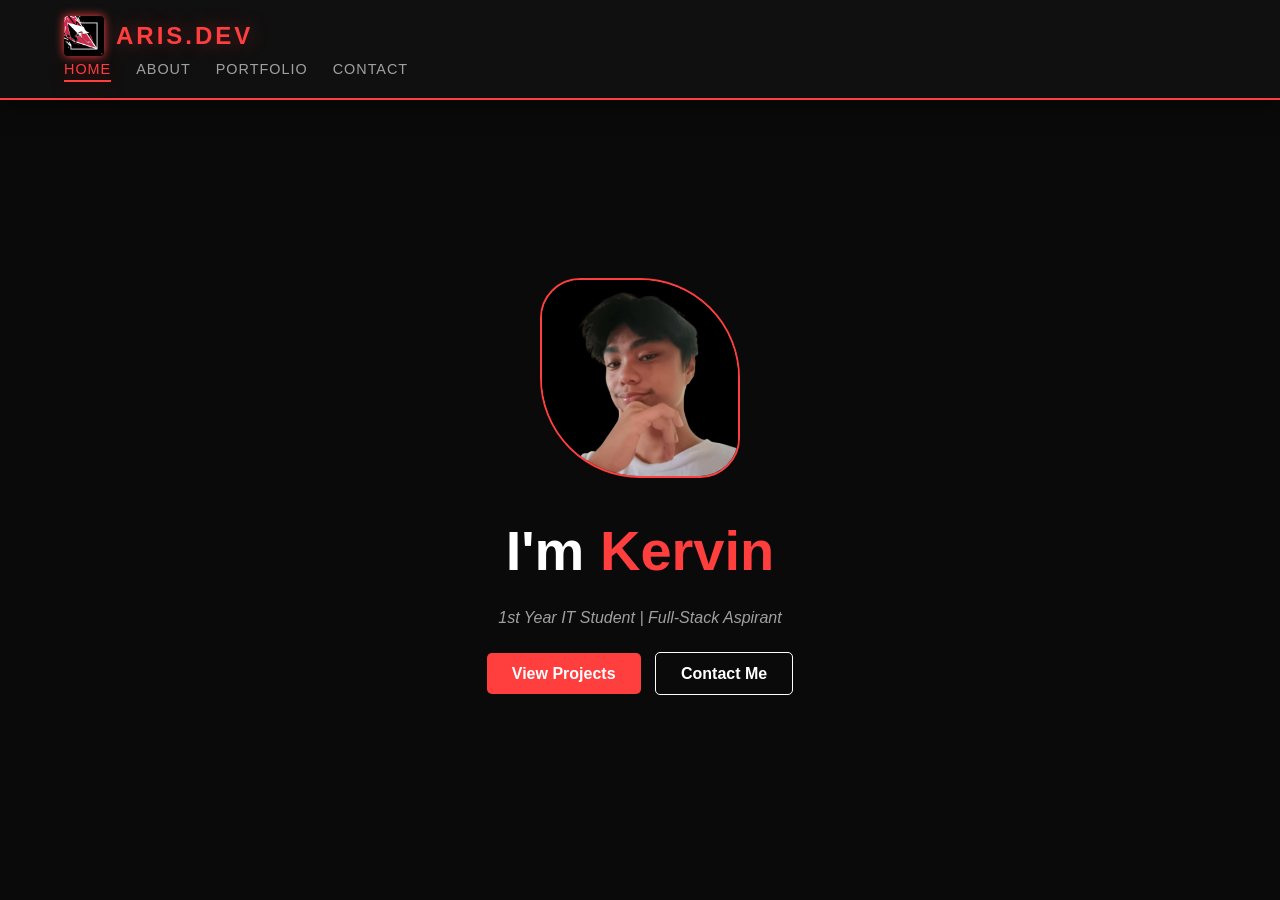
<file: index.html>
<!DOCTYPE html>
<html lang="en">
<head>
    <meta charset="UTF-8">
    <meta name="viewport" content="width=device-width, initial-scale=1.0">
    <title>Home | Aris Dev</title>
    <link rel="stylesheet" href="style.css">
    <link rel="icon" type="image/jpg" href="icon.png">
    <meta name="viewport" content="width=device-width, initial-scale=1.0">
</head>
<body>
    <header>
        <nav class="navbar">
            <div class="logo">
        <img src="icon.png" alt="Icon" class="nav-icon"> 
        ARIS.DEV
    </div>
            <ul class="nav-links">
                <li><a href="index.html" class="active">Home</a></li>
                <li><a href="about.html">About</a></li>
                <li><a href="portfolio.html">Portfolio</a></li>
                <li><a href="contact.html">Contact</a></li>
            </ul>
        </nav>
    </header>

    <main class="container" style="display: flex; justify-content: center; align-items: center; text-align: center;">
        <div class="hero-section">
            <img src="k.png" alt="Aris" class="profile-img-pro">
            <h1 style="font-size: 3.5rem; margin-bottom: 10px;">I'm <span style="color: var(--accent-red);">Kervin</span></h1>
            <p style="color: var(--text-dim); font-style: italic;">1st Year IT Student | Full-Stack Aspirant</p>
            
            <div style="margin-top: 30px;">
                <a href="portfolio.html" style="padding: 12px 25px; background: var(--accent-red); color: white; text-decoration: none; border-radius: 5px; font-weight: bold; margin-right: 10px;">View Projects</a>
                <a href="contact.html" style="padding: 12px 25px; border: 1px solid white; color: white; text-decoration: none; border-radius: 5px; font-weight: bold;">Contact Me</a>
            </div>
        </div>
    </main>
</body>
</html>
</file>
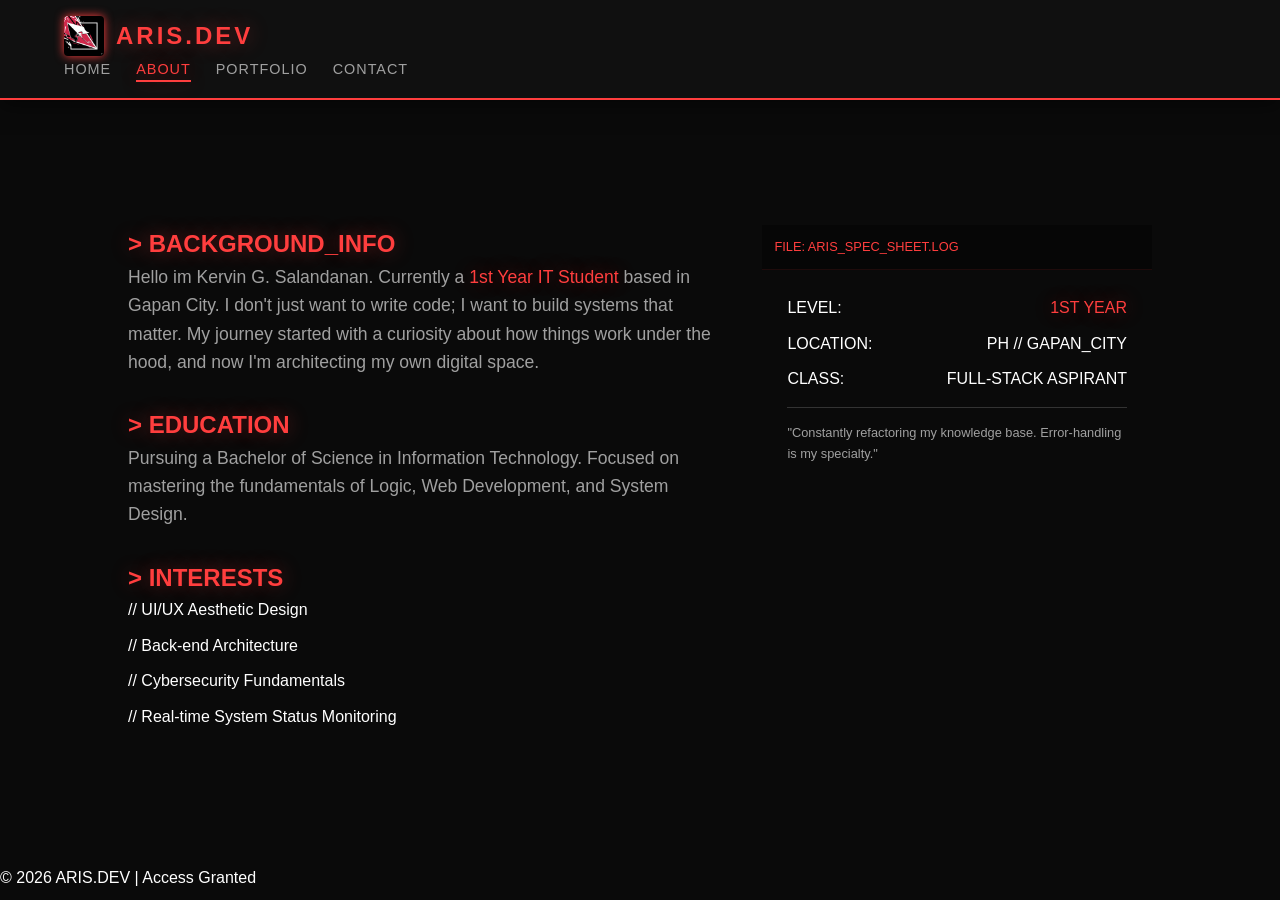
<file: about.html>
<!DOCTYPE html>
<html lang="en">
<head>
    <meta charset="UTF-8">
    <title>About // ARIS.DEV</title>
    <link rel="stylesheet" href="style.css">
    <meta name="viewport" content="width=device-width, initial-scale=1.0">
    <link rel="icon" type="image/jpg" href="icon.png">
</head>
<body>

    <header>
        <nav class="navbar">
            <div class="logo">
                <img src="icon.png" alt="Logo" class="nav-icon">
                ARIS.DEV
            </div>
            <ul class="nav-links">
                <li><a href="index.html">Home</a></li>
                <li><a href="about.html" class="active">About</a></li>
                <li><a href="portfolio.html">Portfolio</a></li>
                <li><a href="contact.html">Contact</a></li>
            </ul>
        </nav>
    </header>

    <main class="container">
        <div class="about-grid">
            
            <div class="about-text">
                <h2 class="highlight">> BACKGROUND_INFO</h2>
                <p>Hello im Kervin G. Salandanan. Currently a <span class="highlight">1st Year IT Student</span> based in Gapan City. I don't just want to write code; I want to build systems that matter. My journey started with a curiosity about how things work under the hood, and now I'm architecting my own digital space.</p>
                
                <h2 class="highlight" style="margin-top: 30px;">> EDUCATION</h2>
                <p>Pursuing a Bachelor of Science in Information Technology. Focused on mastering the fundamentals of Logic, Web Development, and System Design.</p>

                <h2 class="highlight" style="margin-top: 30px;">> INTERESTS</h2>
                <ul class="interests-list">
                    <li>// UI/UX Aesthetic Design</li>
                    <li>// Back-end Architecture</li>
                    <li>// Cybersecurity Fundamentals</li>
                    <li>// Real-time System Status Monitoring</li>
                </ul>
            </div>

            <div class="about-stats">
                <div class="terminal-card">
                    <div class="card-header"><span>FILE: ARIS_SPEC_SHEET.LOG</span></div>
                    <div class="card-body">
                        <div class="stat-item">
                            <span>LEVEL:</span>
                            <span class="highlight">1ST YEAR</span>
                        </div>
                        <div class="stat-item">
                            <span>LOCATION:</span>
                            <span>PH // GAPAN_CITY</span>
                        </div>
                        <div class="stat-item">
                            <span>CLASS:</span>
                            <span>FULL-STACK ASPIRANT</span>
                        </div>
                        <hr style="border: 0; border-top: 1px solid #333; margin: 15px 0;">
                        <p style="font-size: 0.8rem; color: var(--text-dim);">"Constantly refactoring my knowledge base. Error-handling is my specialty."</p>
                    </div>
                </div>
            </div>

        </div>
    </main>

    <footer>
        <p>&copy; 2026 ARIS.DEV | Access Granted</p>
    </footer>

</body>
</html>
</file>
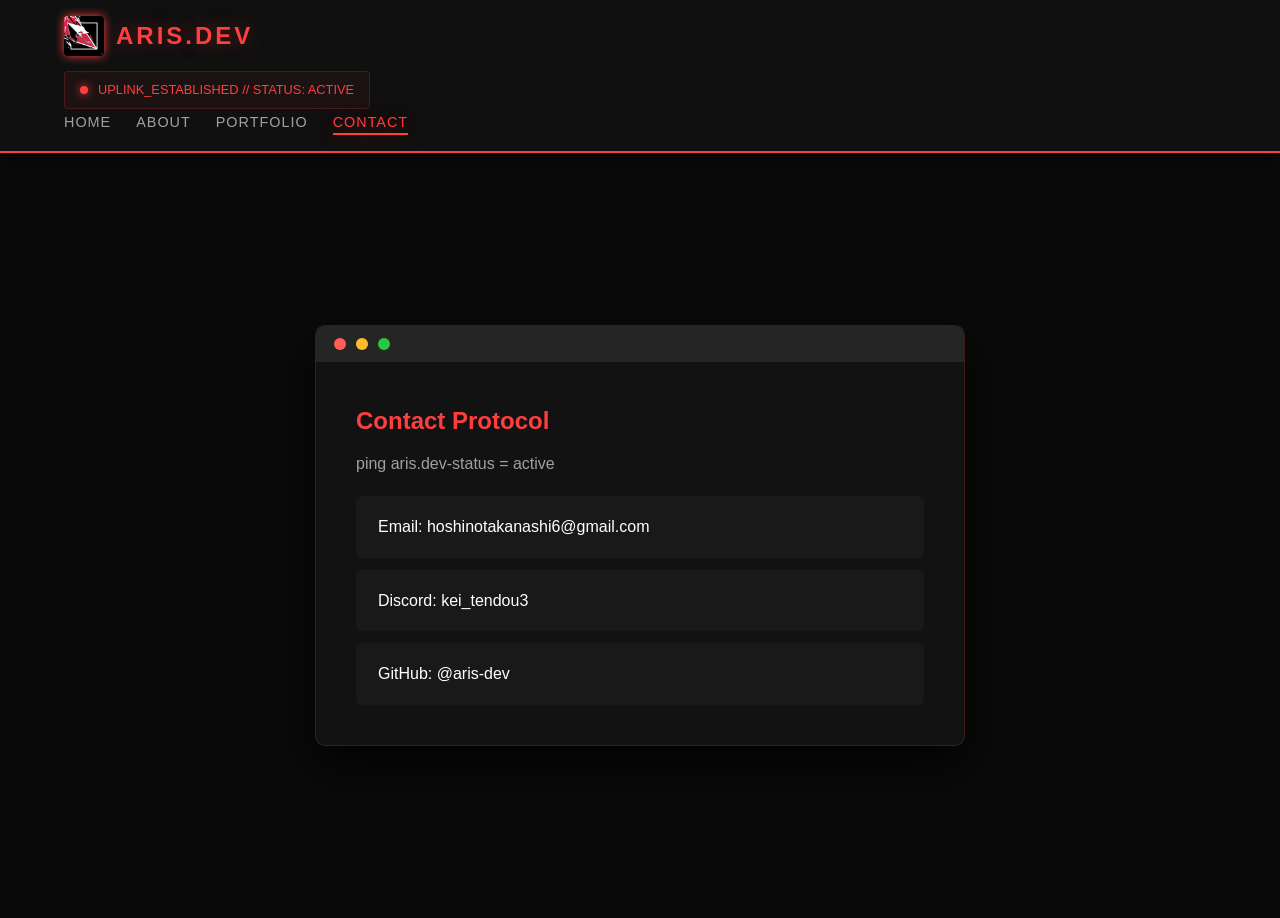
<file: contact.html>
<!DOCTYPE html>
<html lang="en">
<head>
    <link rel="stylesheet" href="style.css">
    <title>Contact | Aris</title>
    <link rel="icon" type="image/jpg" href="icon.png">
    <meta name="viewport" content="width=device-width, initial-scale=1.0">
</head>
<body>
    <header>
        <nav class="navbar">
        <div class="logo">
        <img src="icon.png" alt="Icon" class="nav-icon"> 
        ARIS.DEV
    </div>
    <div class="status-badge">
    <span class="pulse"></span> 
    <span class="status-text">UPLINK_ESTABLISHED // STATUS: ACTIVE</span>
</div>
            <ul class="nav-links">
                <li><a href="index.html">Home</a></li>
                <li><a href="about.html">About</a></li>
                <li><a href="portfolio.html">Portfolio</a></li>
                <li><a href="contact.html" class="active">Contact</a></li>
            </ul>
        </nav>
    </header>

    <main class="container">
        <div class="terminal">
            <div class="term-head">
                <div class="dot" style="background: #ff5f56;"></div>
                <div class="dot" style="background: #ffbd2e;"></div>
                <div class="dot" style="background: #27c93f;"></div>
            </div>
            <div class="term-body">
                <h2 style="color: var(--accent-red); margin-bottom: 10px;">Contact Protocol</h2>
                <p style="color: var(--text-dim); margin-bottom: 20px;">ping aris.dev-status = active</p>
                <a href="mailto:aris@example.com" class="contact-link">Email: hoshinotakanashi6@gmail.com</a>
                <a href="#" class="contact-link">Discord: kei_tendou3</a>
                <a href="#" class="contact-link">GitHub: @aris-dev</a>
            </div>
        </div>
    </main>
</body>
</html>
</file>
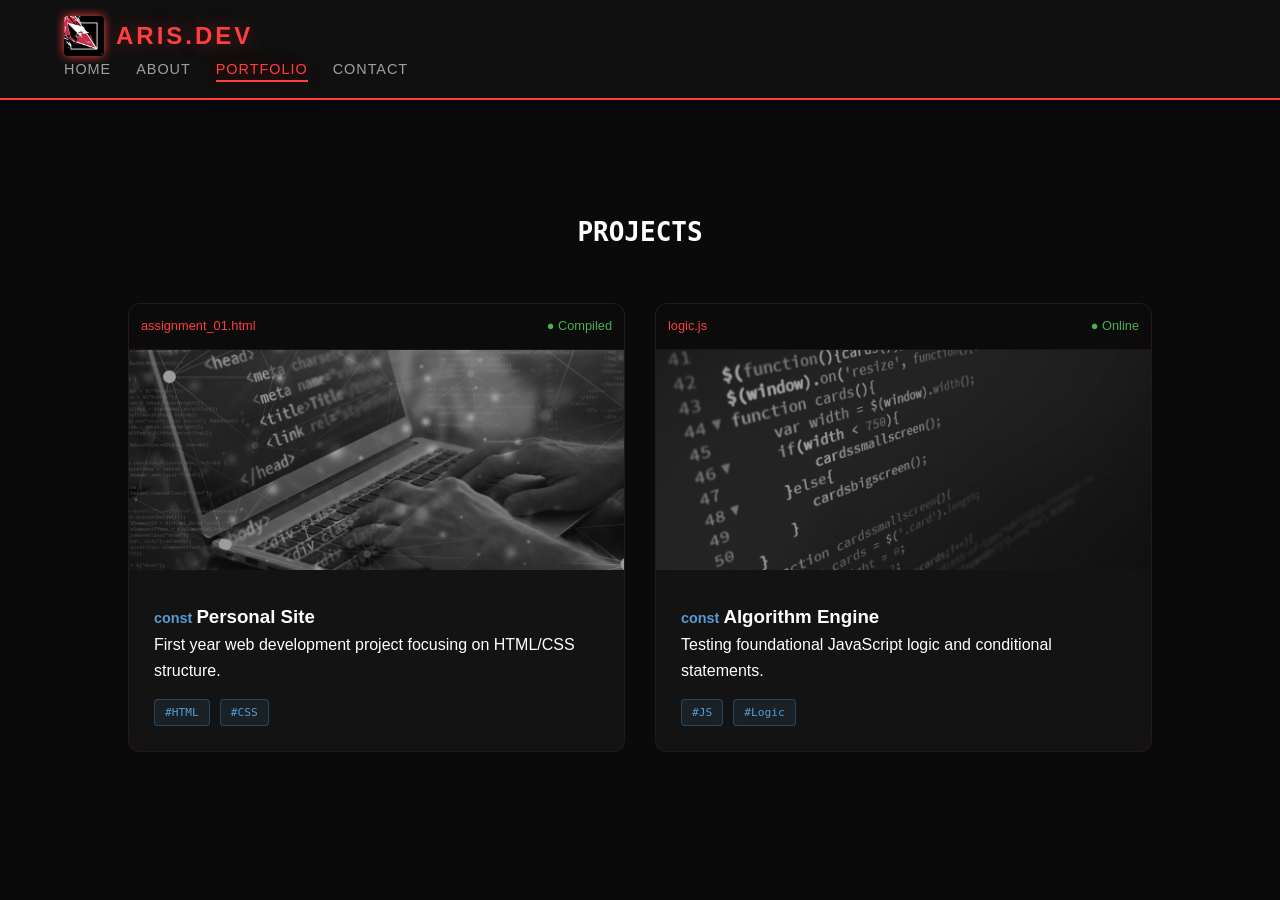
<file: portfolio.html>
<!DOCTYPE html>
<html lang="en">
<head>
    <link rel="stylesheet" href="style.css">
    <title>Portfolio | Aris</title>
    <link rel="icon" type="image/jpg" href="icon.png">
    <meta name="viewport" content="width=device-width, initial-scale=1.0">
</head>
<body>
    <header>
        <nav class="navbar">
         <div class="logo">
        <img src="icon.png" alt="Icon" class="nav-icon"> 
        ARIS.DEV
    </div>
            <ul class="nav-links">
                <li><a href="index.html">Home</a></li>
                <li><a href="about.html">About</a></li>
                <li><a href="portfolio.html" class="active">Portfolio</a></li>
                <li><a href="contact.html">Contact</a></li>
            </ul>
        </nav>
    </header>

    <main class="container">
        <h1 style="font-family: monospace;">PROJECTS</h1>
        <div class="project-grid">
            
            <div class="project-card">
                <div class="card-header">
                    <span>assignment_01.html</span>
                    <span style="color: #4caf50;">● Compiled</span>
                </div>
                <img src="type1.jpg" alt="Work">
                <div class="card-body">
                    <h3>Personal Site</h3>
                    <p>First year web development project focusing on HTML/CSS structure.</p>
                    <div class="tech-stack"><span>#HTML</span> <span>#CSS</span></div>
                </div>
            </div>

            <div class="project-card">
                <div class="card-header">
                    <span>logic.js</span>
                    <span style="color: #4caf50;">● Online</span>
                </div>
                <img src="mambo.jpg" alt="Work">
                <div class="card-body">
                    <h3>Algorithm Engine</h3>
                    <p>Testing foundational JavaScript logic and conditional statements.</p>
                    <div class="tech-stack"><span>#JS</span> <span>#Logic</span></div>
                </div>
            </div>

        </div>
    </main>
</body>
</html>
</file>
<file: style.css>
/* =========================================
   1. THE CORE ENGINE (Variables & Reset)
   ========================================= */
:root {
    --accent-red: #ff3e3e;
    --bg-dark: #0a0a0a;
    --card-bg: rgba(22, 22, 22, 0.8);
    --text-main: #ffffff;
    --text-dim: #a0a0a0;
    --glow: 0 0 20px rgba(255, 62, 62, 0.4);
    --transition: all 0.4s cubic-bezier(0.175, 0.885, 0.32, 1.275);
}

* {
    margin: 0;
    padding: 0;
    box-sizing: border-box;
    font-family: 'Segoe UI', Roboto, Helvetica, Arial, sans-serif;
}

body {
    background-color: var(--bg-dark);
    color: var(--text-main);
    line-height: 1.6;
    overflow-x: hidden;
}

/* =========================================
   2. NAVIGATION (Glow Mode)
   ========================================= */
header {
    background: rgba(17, 17, 17, 0.95);
    backdrop-filter: blur(10px);
    padding: 1rem 5%;
    border-bottom: 2px solid var(--accent-red);
    position: sticky;
    top: 0;
    z-index: 1000;
    box-shadow: 0 5px 20px rgba(0, 0, 0, 0.5);
}

.logo {
    display: flex;
    align-items: center;
    gap: 12px; /* This gives space between the image and the text */
    font-weight: bold;
    color: var(--accent-red);
    letter-spacing: 3px;
    text-shadow: var(--glow);
    font-size: 1.5rem;
}

.nav-icon {
    width: 40px; 
    height: 40px;
    object-fit: contain;
    border-radius: 4px; /* Optional: gives the logo slightly rounded corners */
    filter: drop-shadow(0 0 5px var(--accent-red));
}

.nav-links {
    display: flex;
    list-style: none;
    gap: 25px;
}

.nav-links a {
    text-decoration: none;
    color: var(--text-dim);
    font-size: 0.9rem;
    text-transform: uppercase;
    letter-spacing: 1px;
    transition: var(--transition);
    position: relative;
}

.nav-links a:hover, .nav-links a.active {
    color: var(--accent-red);
    text-shadow: var(--glow);
}

/* The animated underline */
.nav-links a::after {
    content: '';
    position: absolute;
    width: 0;
    height: 2px;
    bottom: -5px;
    left: 0;
    background: var(--accent-red);
    transition: var(--transition);
    box-shadow: var(--glow);
}

.nav-links a:hover::after, .nav-links a.active::after {
    width: 100%;
}

/* =========================================
   3. UNIVERSAL HERO LAYOUT (Centered Style)
   ========================================= */
.container {
    padding: 80px 10%;
    min-height: 85vh;
    display: flex;
    flex-direction: column;
    justify-content: center;
    align-items: center;
    text-align: center;
}

.highlight {
    color: var(--accent-red);
    text-shadow: var(--glow);
}

/* =========================================
   4. INDEX (Profile Image Styling)
   ========================================= */
.profile-img-pro {
    width: 200px;
    height: 200px;
    object-fit: cover;
    border-radius: 20% 50% 20% 50%;
    border: 2px solid var(--accent-red);
    transition: var(--transition);
    margin-bottom: 20px;
}

.profile-img-pro:hover {
    transform: scale(1.05) rotate(3deg);
    border-radius: 50%;
    box-shadow: 0 0 30px rgba(255, 62, 62, 0.6);
}

/* =========================================
   5. PORTFOLIO (Grid & Cards)
   ========================================= */
.project-grid {
    display: grid;
    grid-template-columns: repeat(auto-fit, minmax(320px, 1fr));
    gap: 30px;
    width: 100%;
    margin-top: 50px;
}

.project-card {
    background: var(--card-bg);
    backdrop-filter: blur(10px);
    border: 1px solid rgba(255, 62, 62, 0.1);
    border-radius: 12px;
    overflow: hidden;
    transition: var(--transition);
    text-align: left;
}

.project-card:hover {
    transform: translateY(-12px) scale(1.02);
    border-color: var(--accent-red);
    box-shadow: 0 15px 40px rgba(255, 62, 62, 0.2);
}

.card-header {
    background: rgba(0, 0, 0, 0.4);
    padding: 12px;
    font-family: 'Courier New', monospace;
    font-size: 0.8rem;
    color: var(--accent-red);
    display: flex;
    justify-content: space-between;
    border-bottom: 1px solid rgba(255, 62, 62, 0.1);
}

.project-card img {
    width: 100%;
    height: 220px;
    object-fit: cover;
    filter: grayscale(100%);
    opacity: 0.6;
    transition: 0.6s ease;
}

.project-card:hover img {
    filter: grayscale(0%);
    opacity: 1;
}

.card-body { padding: 25px; }
.card-body h3::before { content: "const "; color: #569cd6; font-size: 0.9rem; }

.tech-stack {
    margin-top: 15px;
    display: flex;
    gap: 10px;
}

.tech-stack span {
    font-family: monospace;
    font-size: 0.7rem;
    padding: 4px 10px;
    background: rgba(86, 156, 214, 0.1);
    color: #569cd6;
    border: 1px solid rgba(86, 156, 214, 0.3);
    border-radius: 4px;
}

/* =========================================
   6. CONTACT (Terminal Protocol)
   ========================================= */
.terminal {
    width: 100%;
    max-width: 650px;
    background: #121212;
    border-radius: 10px;
    border: 1px solid rgba(255, 62, 62, 0.2);
    overflow: hidden;
    box-shadow: 0 20px 50px rgba(0, 0, 0, 0.8);
}

.term-head {
    background: #252525;
    padding: 12px 18px;
    display: flex;
    align-items: center;
    gap: 10px;
}

.dot { width: 12px; height: 12px; border-radius: 50%; }
.red { background: #ff5f56; }
.yellow { background: #ffbd2e; }
.green { background: #27c93f; }

.term-body { padding: 40px; text-align: left; }

.contact-link {
    display: block;
    padding: 18px;
    background: rgba(255, 255, 255, 0.03);
    margin-top: 12px;
    color: var(--text-main);
    text-decoration: none;
    border-radius: 6px;
    border-left: 4px solid transparent;
    transition: var(--transition);
}

.contact-link:hover {
    background: rgba(255, 62, 62, 0.05);
    border-left: 4px solid var(--accent-red);
    padding-left: 28px;
    color: var(--accent-red);
    text-shadow: 0 0 10px rgba(255, 62, 62, 0.3);
}

/* =========================================
   7. UTILITY CLASSES
   ========================================= */
.btn-pro {
    padding: 12px 30px;
    text-decoration: none;
    border-radius: 6px;
    font-weight: bold;
    display: inline-block;
    transition: var(--transition);
}

.btn-primary {
    background: var(--accent-red);
    color: white;
    box-shadow: var(--glow);
}

.btn-primary:hover {
    transform: translateY(-3px);
    box-shadow: 0 0 30px rgba(255, 62, 62, 0.6);
}

.btn-secondary {
    border: 1px solid white;
    color: white;
    margin-left: 10px;
}

.btn-secondary:hover {
    background: white;
    color: black;
}
.status-badge {
    background: rgba(255, 62, 62, 0.05);
    border: 1px solid rgba(255, 62, 62, 0.2);
    padding: 8px 15px;
    border-radius: 4px;
    font-family: 'Courier New', monospace;
    font-size: 0.8rem;
    color: var(--accent-red);
    display: inline-flex;
    align-items: center;
    gap: 10px;
    margin-top: 15px;
}

/* This makes a little blinking dot like a real server status */
.pulse {
    width: 8px;
    height: 8px;
    background: var(--accent-red);
    border-radius: 50%;
    box-shadow: 0 0 10px var(--accent-red);
    animation: blink 1.5s infinite;
}

@keyframes blink {
    0% { opacity: 0.2; }
    50% { opacity: 1; }
    100% { opacity: 0.2; }
}
/* =========================================
   8. ABOUT PAGE SPECIAL STYLES
   ========================================= */
.about-grid {
    display: grid;
    grid-template-columns: 1.5fr 1fr;
    gap: 50px;
    text-align: left;
    align-items: start;
    width: 100%;
}

.about-text p {
    color: var(--text-dim);
    margin-bottom: 15px;
    font-size: 1.1rem;
}

.interests-list {
    list-style: none;
    color: var(--text-main);
    font-family: 'Courier New', monospace;
}

.interests-list li {
    margin-bottom: 10px;
    transition: var(--transition);
}

.interests-list li:hover {
    color: var(--accent-red);
    padding-left: 10px;
}

.stat-item {
    display: flex;
    justify-content: space-between;
    font-family: 'Courier New', monospace;
    margin-bottom: 10px;
}

/* Responsive adjustment for mobile */
@media (max-width: 768px) {
    .about-grid {
        grid-template-columns: 1fr;
    }
}
/* =========================================
   9. MOBILE OPTIMIZATION (The "Responsive" Patch)
   ========================================= */

@media (max-width: 768px) {
    /* 1. Stack the About & Portfolio Grids */
    .about-grid, .project-grid {
        grid-template-columns: 1fr; /* Force one column */
        gap: 30px;
    }

    /* 2. Adjust Hero Text for smaller screens */
    .container h1 {
        font-size: 2.2rem !important; /* Smaller title so it doesn't wrap weirdly */
    }

    .profile-img-pro, .hero-logo {
        width: 180px;
        height: 180px;
    }

    /* 3. Navigation - Make it scrollable if it gets too tight */
    .navbar {
        flex-direction: column; /* Stack logo above links */
        gap: 15px;
        padding: 15px 0;
    }

    .nav-links {
        gap: 15px;
        font-size: 0.8rem;
    }

    /* 4. Terminal Padding - Make it fit on tiny screens */
    .term-body {
        padding: 20px;
    }

    .contact-link {
        font-size: 0.8rem;
        padding: 12px;
    }

    .status-badge {
        font-size: 0.7rem;
    }
}

/* Extra small screens (Phones like iPhone SE) */
@media (max-width: 480px) {
    .nav-links {
        display: grid;
        grid-template-columns: 1fr 1fr; /* 2x2 grid for menu items */
        text-align: center;
        width: 100%;
    }
}
/* =========================================
   UNIVERSAL RESPONSIVENESS
   ========================================= */

/* TABLETS & SMALL LAPTOPS (e.g., iPad) */
@media (max-width: 1024px) {
    .about-grid {
        gap: 20px;
    }
    .hero-logo {
        width: 200px;
        height: 200px;
    }
}

/* SMARTPHONES (e.g., iPhone 13, 14, 15, Android) */
@media (max-width: 768px) {
    /* Stack the Navigation */
    .navbar {
        flex-direction: column;
        text-align: center;
        padding: 20px 0;
    }

    .nav-links {
        margin-top: 15px;
        gap: 10px;
        flex-wrap: wrap; /* Wraps links if they are too long */
        justify-content: center;
    }

    /* Stack all Grids (About, Portfolio, etc.) */
    .about-grid, .project-grid {
        grid-template-columns: 1fr !important;
        display: flex;
        flex-direction: column;
        align-items: center;
    }

    /* Adjust Font Sizes so they don't overflow */
    h1 {
        font-size: 2.2rem !important;
        line-height: 1.2;
    }

    .hero-logo {
        width: 180px;
        height: 180px;
    }

    /* Terminal handling */
    .terminal {
        width: 100%;
        margin: 10px 0;
    }

    .term-body {
        padding: 15px;
        font-size: 0.9rem;
    }
}

/* VERY SMALL PHONES (e.g., iPhone SE, older Androids) */
@media (max-width: 380px) {
    .nav-links a {
        font-size: 0.75rem;
        padding: 5px;
    }
    
    h1 {
        font-size: 1.8rem !important;
    }
}
</file>
